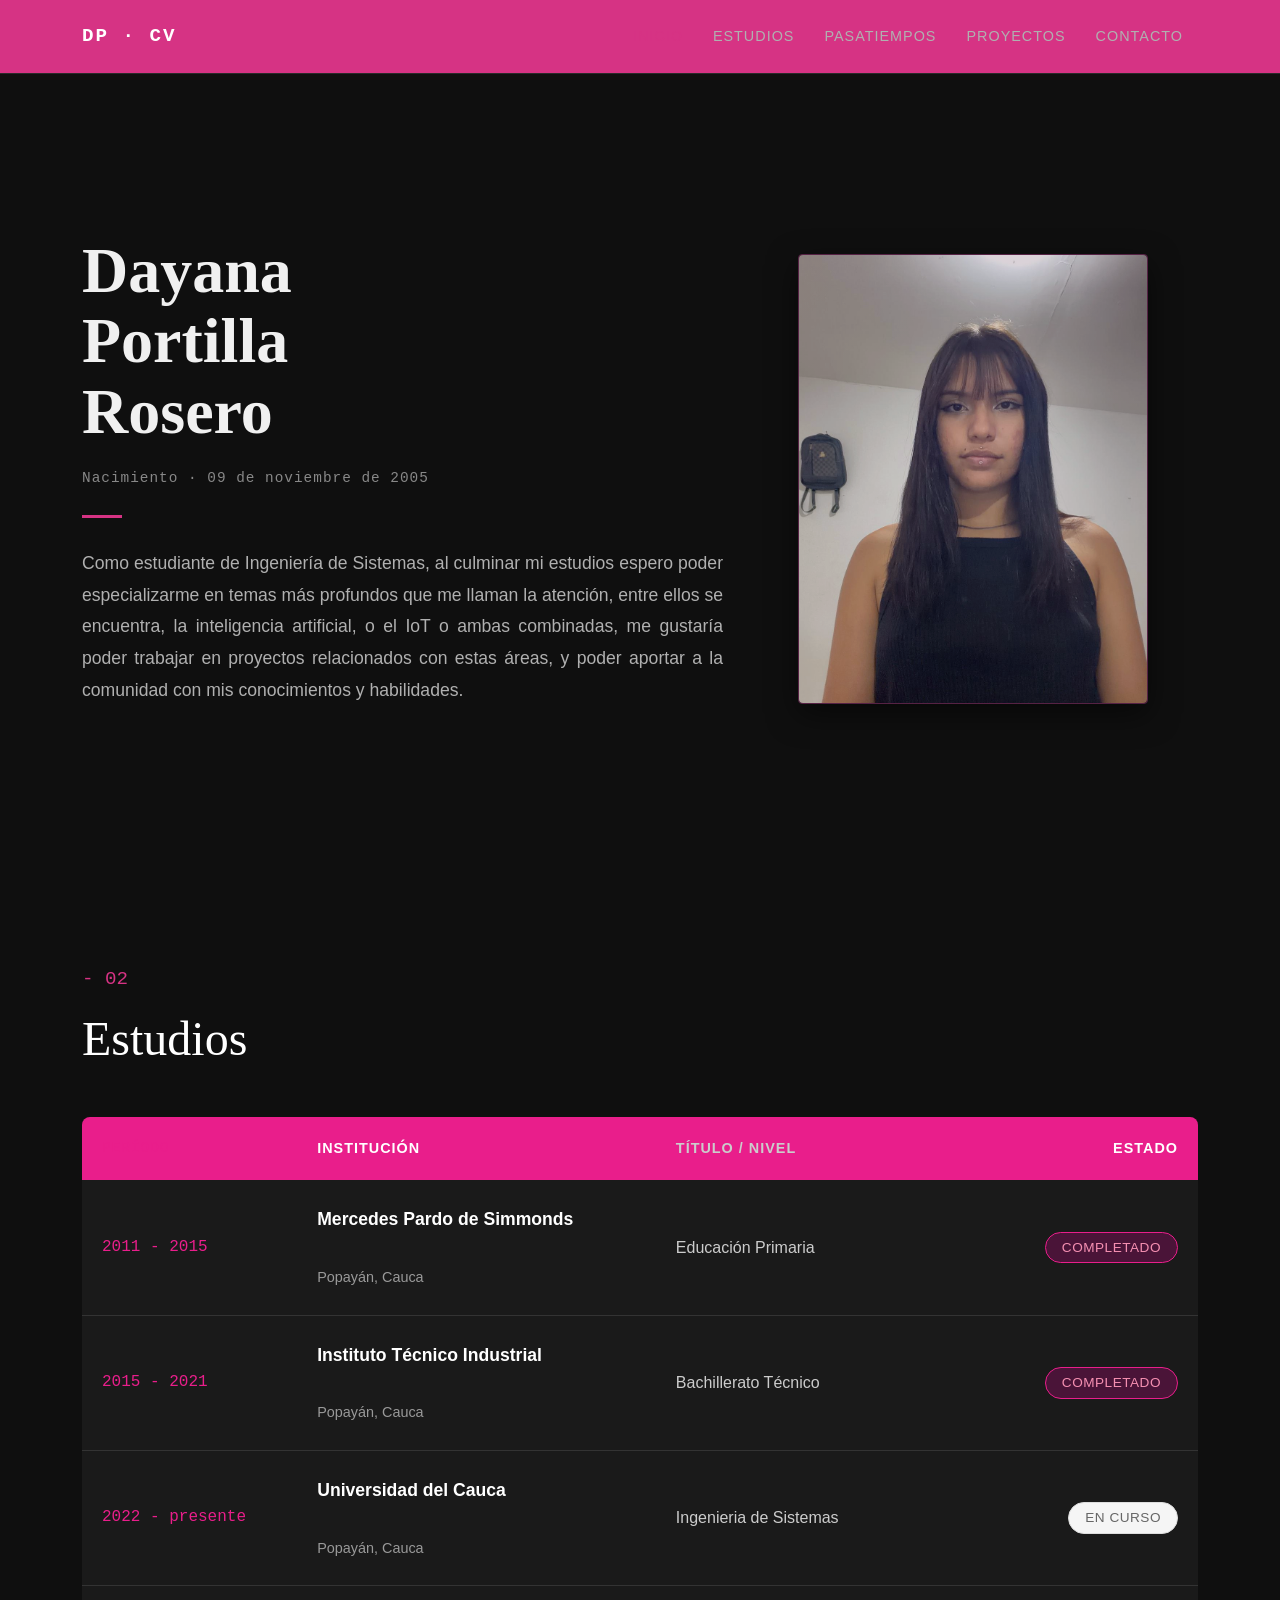
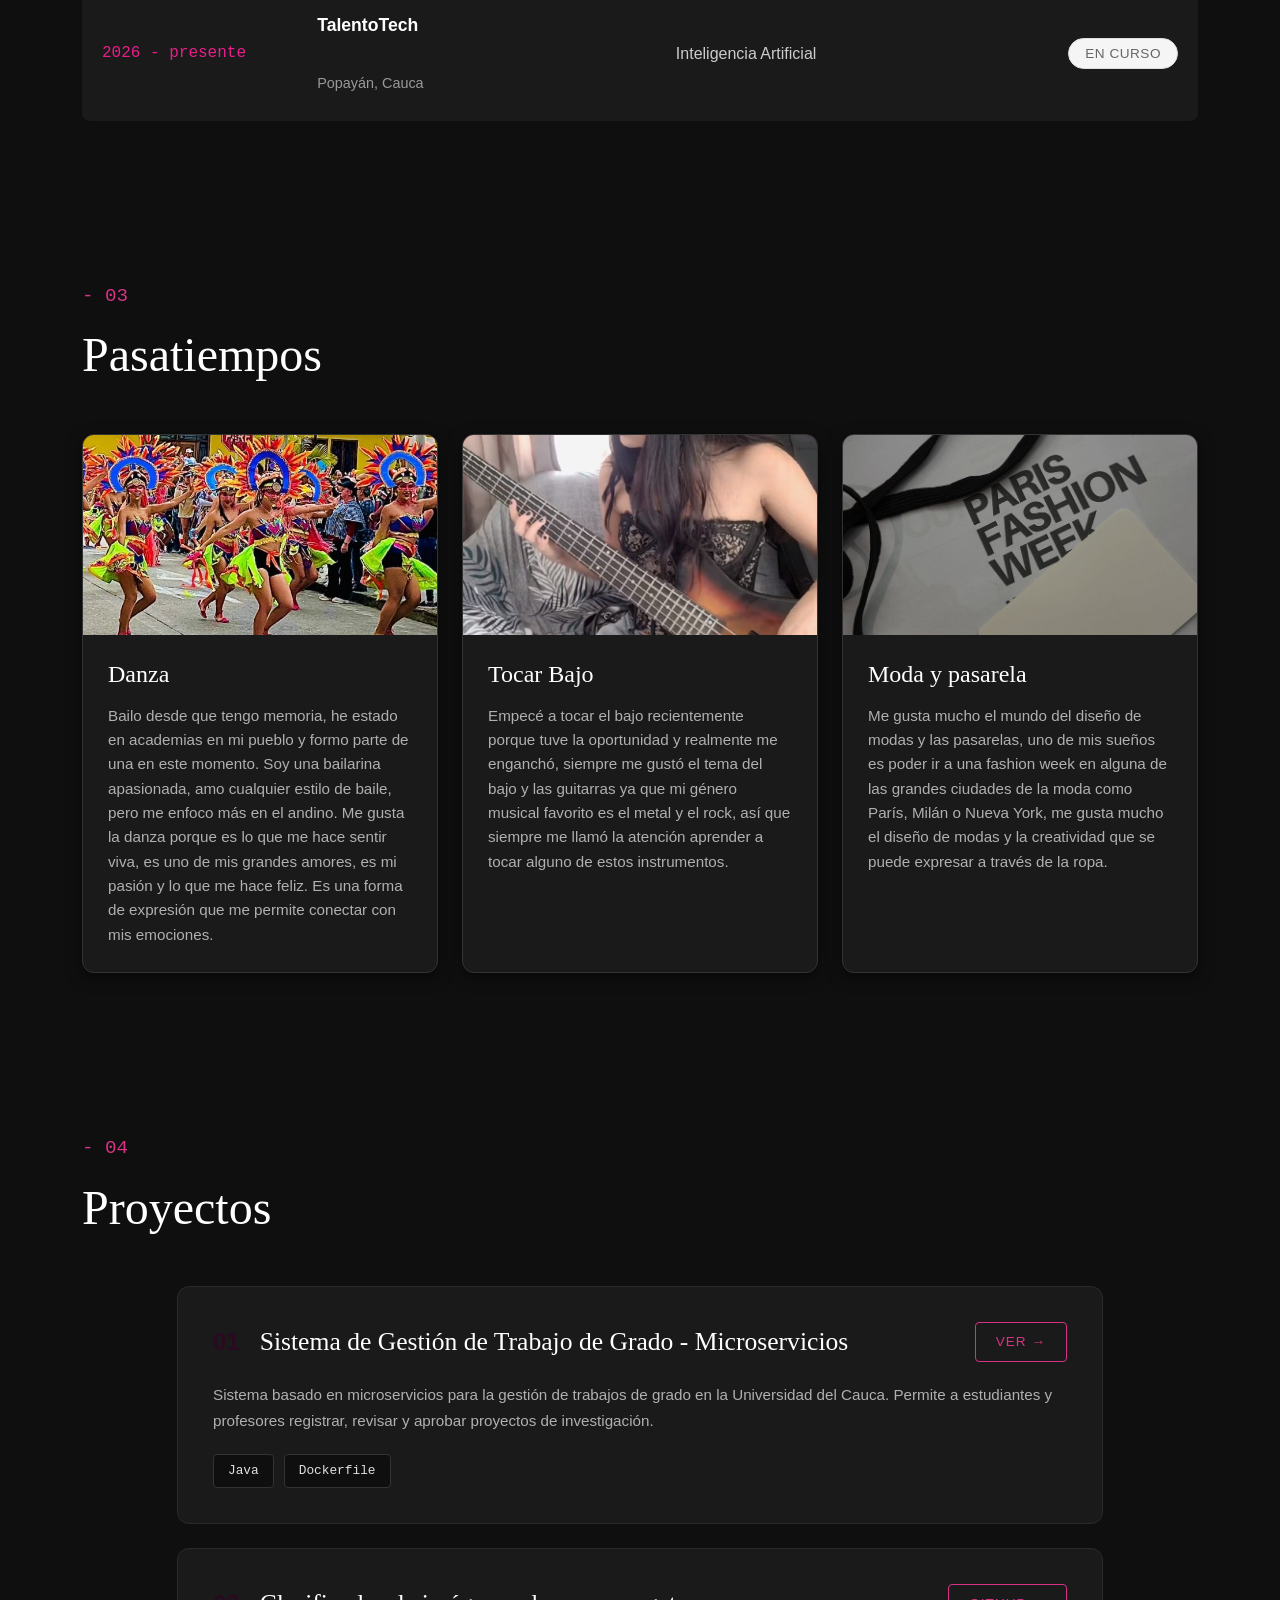
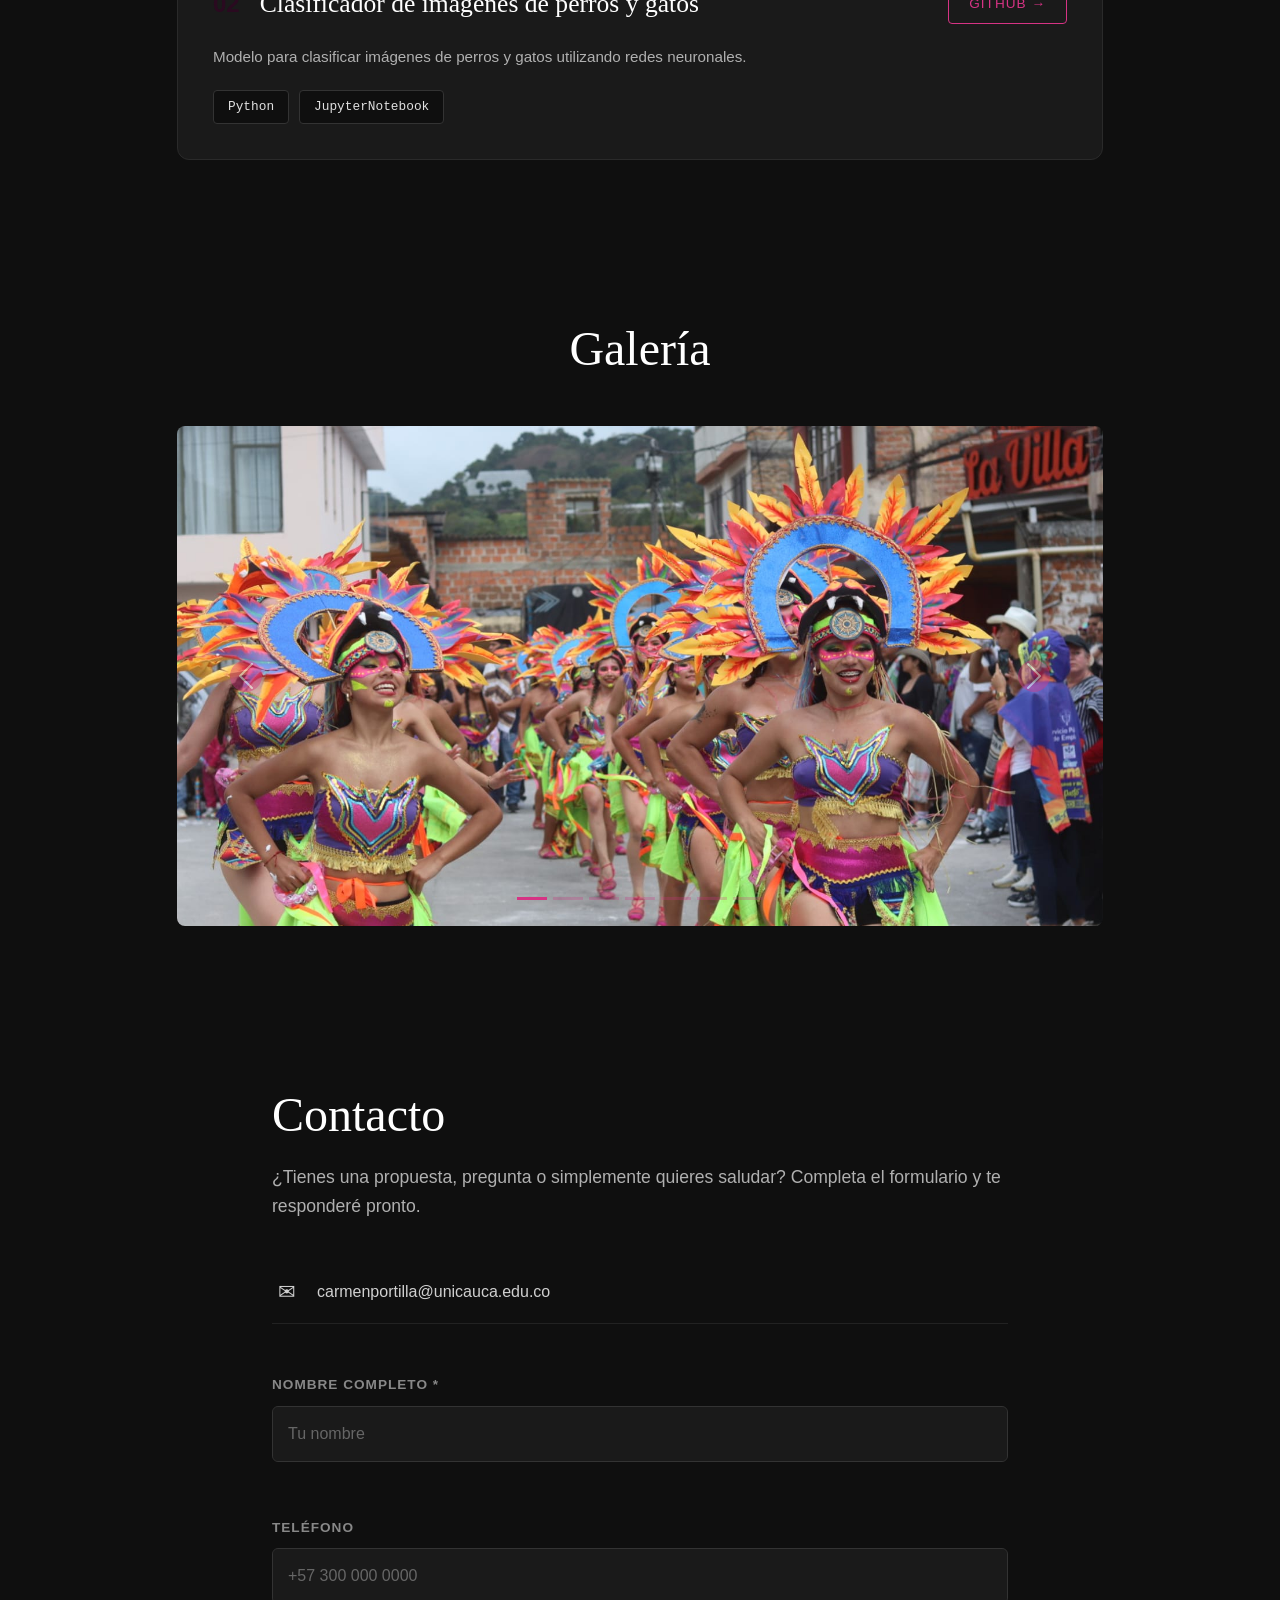
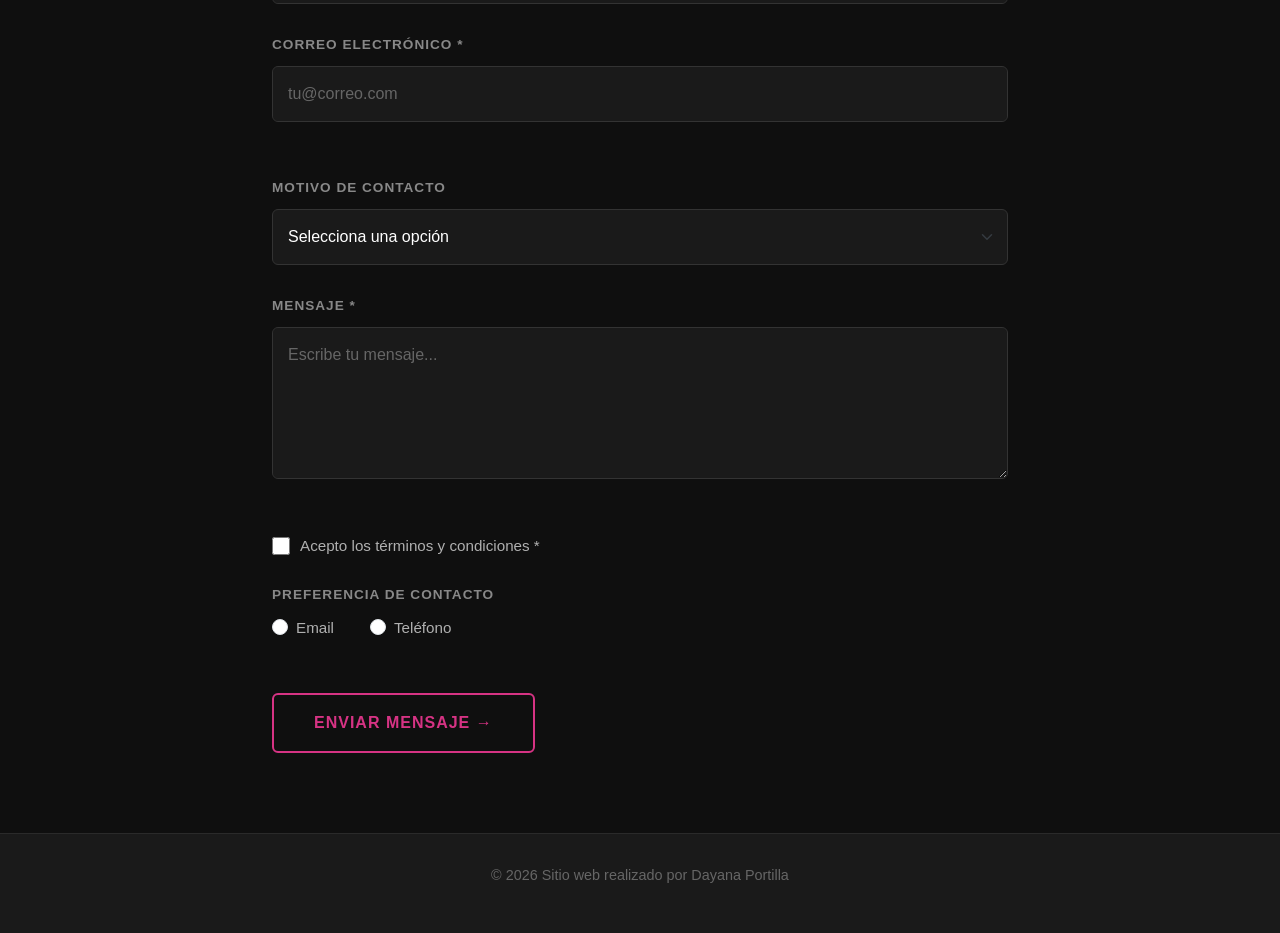
<file: con-framework/index.html>
<!DOCTYPE html>
<html lang="es">
<head>
    <meta charset="UTF-8">
    <meta name="viewport" content="width=device-width, initial-scale=1.0">
    <title>CV- Dayana Portilla</title>

    <link href="https://cdn.jsdelivr.net/npm/bootstrap@5.3.0/dist/css/bootstrap.min.css" rel="stylesheet">
  
    <link rel="stylesheet" href="styles.css">
</head>
<body>
  
  <nav class="navbar navbar-expand-lg sticky-top">
    <div class="container">
      <a class="navbar-brand" href="#">DP · CV</a>
      <button class="navbar-toggler" type="button" data-bs-toggle="collapse" data-bs-target="#navbarNav">
          <span class="navbar-toggler-icon"></span>
      </button>
      <div class="collapse navbar-collapse" id="navbarNav">
          <ul class="navbar-nav ms-auto">
              <li class="nav-item">
                  <a class="nav-link" href="#inicio">INICIO</a>
              </li>
              <li class="nav-item">
                  <a class="nav-link" href="#estudios">ESTUDIOS</a>
              </li>
              <li class="nav-item">
                  <a class="nav-link" href="#pasatiempos">PASATIEMPOS</a>
              </li>
              <li class="nav-item">
                  <a class="nav-link" href="#proyectos">PROYECTOS</a>
              </li>
              <li class="nav-item">
                  <a class="nav-link" href="#contacto">CONTACTO</a>
              </li>
          </ul>
      </div>
    </div>
  </nav>

<section id="inicio" class="section-py">
  <div class="container">
      <div class="row align-items-center">
          <div class="col-lg-7 mb-5 mb-lg-0">
              <h1 class="nombre-grande">
                  Dayana<br>Portilla<br>Rosero
              </h1>
              <p class="fecha-nacimiento">Nacimiento · 09 de noviembre de 2005</p>
              <div class="linea-decorativa"></div>
              <p class="expectativas">
                   Como estudiante de Ingeniería de Sistemas, al culminar mi estudios espero poder especializarme en temas más profundos que me 
                    llaman la atención, entre ellos se encuentra, la inteligencia artificial, o el IoT o ambas combinadas, me gustaría poder 
                    trabajar en proyectos relacionados con estas áreas, y poder aportar a la comunidad con mis conocimientos y habilidades.
                </p>
          </div>
          <div class="col-lg-5 text-center">
              <div class="marco-foto">
                  <div class="foto-perfil">
                      <img src="images/imagen-perfil.jpeg" alt="Mi foto" class="foto-perfil">
                  </div>
              </div>
          </div>
      </div>
  </div>
</section>


<section id="estudios" class="section-py">
  <div class="container">
    <div class="section-header">
        <span class="section-number">- 02</span>
        <h2>Estudios</h2>
    </div>
      
    <div class="tabla-estudios">
        <div class="tabla-header d-none d-md-grid">
            <div class="col-periodo">PERÍODO</div>
            <div class="col-institucion">INSTITUCIÓN</div>
            <div class="col-titulo">TÍTULO / NIVEL</div>
            <div class="col-estado">ESTADO</div>
        </div>
          
    <div class="tabla-row">
        <div class="col-periodo">2011 - 2015</div>
        <div class="col-institucion">
            <strong>Mercedes Pardo de Simmonds</strong><br>
            <span class="ubicacion">Popayán, Cauca</span>
        </div>
        <div class="col-titulo">Educación Primaria</div>
        <div class="col-estado">
            <span class="badge completado">Completado</span>
        </div>
    </div>
          
    <div class="tabla-row">
        <div class="col-periodo">2015 - 2021</div>
        <div class="col-institucion">
            <strong>Instituto Técnico Industrial</strong><br>
            <span class="ubicacion">Popayán, Cauca</span>
        </div>
        <div class="col-titulo">Bachillerato Técnico</div>
        <div class="col-estado">
            <span class="badge completado">Completado</span>
        </div>
    </div>
          
    <div class="tabla-row">
        <div class="col-periodo">2022 - presente</div>
        <div class="col-institucion">
            <strong>Universidad del Cauca</strong><br>
            <span class="ubicacion">Popayán, Cauca</span>
        </div>
        <div class="col-titulo">Ingenieria de Sistemas</div>
        <div class="col-estado">
            <span class="badge en-curso">En curso</span>
        </div>
    </div>
    <div class="tabla-row">
        <div class="col-periodo">2026 - presente</div>
        <div class="col-institucion">
            <strong>TalentoTech</strong><br>
            <span class="ubicacion">Popayán, Cauca</span>
        </div>
        <div class="col-titulo">Inteligencia Artificial</div>
        <div class="col-estado">
            <span class="badge en-curso">En curso</span>
        </div>
    </div>
      </div>
  </div>
</section>

<section id="pasatiempos" class="section-py">
  <div class="container">
    <div class="section-header">
        <span class="section-number">- 03</span>
        <h2>Pasatiempos</h2>
    </div>

  <div class="row g-4">
    <div class="col-md-6 col-lg-4">
      <div class="hobby-card h-100">
          <div class="card-image">
                <img src="images/hobby-danza.jpeg" alt="Danza" class="hobby-icon">
          </div>
          <div class="card-content">
                <h3>Danza</h3>
                <p>Bailo desde que tengo memoria, he estado en academias en mi pueblo y formo parte de una en este momento. Soy una bailarina apasionada, amo cualquier estilo de baile, pero me enfoco más en el andino. Me gusta la danza porque es lo que me hace sentir viva, es uno de mis grandes amores, es mi pasión 
                  y lo que me hace feliz. Es una forma de expresión que me permite conectar con mis emociones.</p>
          </div>
      </div>
  </div>

  <div class="col-md-6 col-lg-4">
    <div class="hobby-card h-100">
        <div class="card-image">
              <img src="images/hobby-bajo.jpeg" alt="Bajo" class="hobby-icon">
        </div>
        <div class="card-content">
              <h3>Tocar Bajo</h3>
              <p>Empecé a tocar el bajo recientemente porque tuve la oportunidad y realmente me enganchó, siempre me gustó el tema del bajo y las guitarras ya que mi género musical favorito es 
                el metal y el rock, así que siempre me llamó la atención aprender a tocar alguno de estos instrumentos.</p>
        </div>
    </div>
  </div>

  <div class="col-md-6 col-lg-4">
    <div class="hobby-card h-100">
                <div class="card-image">
                    <img src="images/hobby-moda.jpeg" alt="Moda" class="hobby-icon">
                </div>
                <div class="card-content">
                    <h3>Moda y pasarela</h3>
                    <p>Me gusta mucho el mundo del diseño de modas y las pasarelas, uno de mis sueños es poder ir a una fashion week en alguna de las grandes ciudades de la moda como París, Milán o Nueva York, me 
                      gusta mucho el diseño de modas y la creatividad que se puede expresar a través de la ropa.</p>
                </div>
        </div>
    </div>
    </div>
  </div>
</section>

<section id="proyectos" class="section-py">
  <div class="container">
    <div class="section-header">
        <span class="section-number">- 04</span>
        <h2>Proyectos</h2>
    </div>

    <div class="row g-4">
        <div class="col-lg-10 mx-auto">
          <div class="proyecto-card">
              <div class="proyecto-header">
                  <span class="proyecto-numero">01</span>
                  <h3>Sistema de Gestión de Trabajo de Grado - Microservicios</h3>
                  <a href="https://github.com/derlygomezvl/SOFWARE2-SEGUNDA-ENTREGA"  class="btn-ver">VER →</a>
              </div>
              <p class="proyecto-desc">
                    Sistema basado en microservicios para la gestión de trabajos de grado en la Universidad del Cauca. 
                    Permite a estudiantes y profesores registrar, revisar y aprobar proyectos de investigación.
              </p>
              <div class="proyecto-tags">
                  <span class="tag">Java</span>
                  <span class="tag">Dockerfile</span>
            </div>
            </div>
        </div>
    <div class="col-lg-10 mx-auto">
      <div class="proyecto-card">
          <div class="proyecto-header">
              <span class="proyecto-numero">02</span>
              <h3>Clasificador de imágenes de perros y gatos</h3>
              <a href="https://github.com/DayanapOrtilla/Clasificacion-Dataset-PerrosGatos" class="btn-github" target="_blank">GITHUB →</a>
          </div>
          <p class="proyecto-desc">
              Modelo para clasificar imágenes de perros y gatos utilizando redes neuronales.
          </p>
          <div class="proyecto-tags">
              <span class="tag">Python</span>
              <span class="tag">JupyterNotebook</span>
          </div>
        </div>
      </div>
    </div>
  </div>
</section>

<section id="carrusel" class="section-py">
  <div class="container">
    <h2 class="text-center mb-5">Galería</h2>
    <div class="row justify-content-center">
      <div class="col-lg-10">
        <div id="carouselGaleria" class="carousel slide" data-bs-ride="carousel" data-bs-interval="7000">
        <div class="carousel-indicators">
            <button type="button" data-bs-target="#carouselGaleria" data-bs-slide-to="0" class="active"></button>
            <button type="button" data-bs-target="#carouselGaleria" data-bs-slide-to="1"></button>
            <button type="button" data-bs-target="#carouselGaleria" data-bs-slide-to="2"></button>
            <button type="button" data-bs-target="#carouselGaleria" data-bs-slide-to="3"></button>
            <button type="button" data-bs-target="#carouselGaleria" data-bs-slide-to="4"></button>
            <button type="button" data-bs-target="#carouselGaleria" data-bs-slide-to  ="5"></button>
            <button type="button" data-bs-target="#carouselGaleria" data-bs-slide-to="6"></button>   
        </div>
        <div class="carousel-inner">
            <div class="carousel-item active">
                <img src="images/foto1.jpeg" class="d-block w-100 carousel-img" alt="Foto 1">
            </div>
            <div class="carousel-item">
                <img src="images/foto2.jpeg" class="d-block w-100 carousel-img" alt="Foto 2">
            </div>
            <div class="carousel-item">
                <img src="images/foto3.jpeg" class="d-block w-100 carousel-img" alt="Foto 3">
            </div>
            <div class="carousel-item">
                <img src="images/foto4.jpeg" class="d-block w-100 carousel-img" alt="Foto 4">
            </div>
            <div class="carousel-item">
                <img src="images/foto5.jpeg" class="d-block w-100 carousel-img" alt="Foto 5">
            </div>
              <div class="carousel-item">
                <img src="images/foto6.jpeg" class="d-block w-100 carousel-img" alt="Foto 6">
            </div>

        </div>
            <button class="carousel-control-prev" type="button" data-bs-target="#carouselGaleria" data-bs-slide="prev">
                <span class="carousel-control-prev-icon"></span>
            </button>
            <button class="carousel-control-next" type="button" data-bs-target="#carouselGaleria" data-bs-slide="next">
                <span class="carousel-control-next-icon"></span>
            </button>
                  
        </div>   
          </div>
      </div>
  </div>
</section>

<section id="contacto" class="section-py">
  <div class="container">
    <div class="row justify-content-center">
      <div class="col-lg-8">
        <div class="contacto-header">
          <h2>Contacto</h2>
          <p class="contacto-intro">
              ¿Tienes una propuesta, pregunta o simplemente quieres saludar? 
              Completa el formulario y te responderé pronto.
          </p>
        </div>

        <div class="contacto-info">
            <div class="info-item">
                <span class="info-icon">✉</span>
                <span>carmenportilla@unicauca.edu.co</span>
            </div>
        </div>

        <form id="contactForm" class="contacto-form" novalidate>
          <div class="form-group">
              <label for="nombre" class="form-label">NOMBRE COMPLETO *</label>
              <input type="text" id="nombre" name="nombre" class="form-control form-input" placeholder="Tu nombre">
              <span class="error-message" id="error-nombre"></span>
          </div>

          <div class="form-group">
              <label for="telefono" class="form-label">TELÉFONO</label>
              <input type="tel" id="telefono" name="telefono" class="form-control form-input" placeholder="+57 300 000 0000">
          </div>

          <div class="form-group">
              <label for="email" class="form-label">CORREO ELECTRÓNICO *</label>
              <input type="email" id="email" name="email" class="form-control form-input" placeholder="tu@correo.com">
              <span class="error-message" id="error-email"></span>
          </div>

          <div class="form-group">
            <label for="motivo" class="form-label">MOTIVO DE CONTACTO</label>
            <select id="motivo" name="motivo" class="form-select form-input">
                <option value="">Selecciona una opción</option>
                <option value="consulta">Consulta</option>
                <option value="proyecto">Proyecto</option>
                <option value="colaboracion">Colaboración</option>
                <option value="otro">Otro</option>
            </select>
          </div>

          <div class="form-group">
              <label for="mensaje" class="form-label">MENSAJE *</label>
              <textarea id="mensaje" name="mensaje" class="form-control form-input" rows="5" placeholder="Escribe tu mensaje..."></textarea>
              <span class="error-message" id="error-mensaje"></span>
          </div>

          <div class="form-group checkbox-group">
              <input type="checkbox" id="terminos" name="terminos">
              <label for="terminos" class="form-check-label">Acepto los términos y condiciones *</label>
              <span class="error-message" id="error-terminos"></span>
          </div>

          <div class="form-group">
              <label class="form-label">PREFERENCIA DE CONTACTO</label>
              <div class="radio-options">
                  <div class="form-check form-check-inline">
                      <input class="form-check-input" type="radio" name="contacto_pref" id="pref-email" value="email">
                      <label class="form-check-label" for="pref-email">Email</label>
                  </div>
                  <div class="form-check form-check-inline">
                      <input class="form-check-input" type="radio" name="contacto_pref" id="pref-telefono" value="telefono">
                      <label class="form-check-label" for="pref-telefono">Teléfono</label>
                  </div>
              </div>
          </div>

          <button type="submit" class="btn-enviar">ENVIAR MENSAJE →</button>
          <div id="formMessage"></div>
        </form>
      </div>
    </div>
  </div>
</section>

<footer>
    <div class="container">
        <p>© 2026 Sitio web realizado por Dayana Portilla</p>
    </div>
</footer>

<script src="https://cdn.jsdelivr.net/npm/bootstrap@5.3.0/dist/js/bootstrap.bundle.min.js"></script>
<script src="app.js"></script>
</body>
</html>
</file>
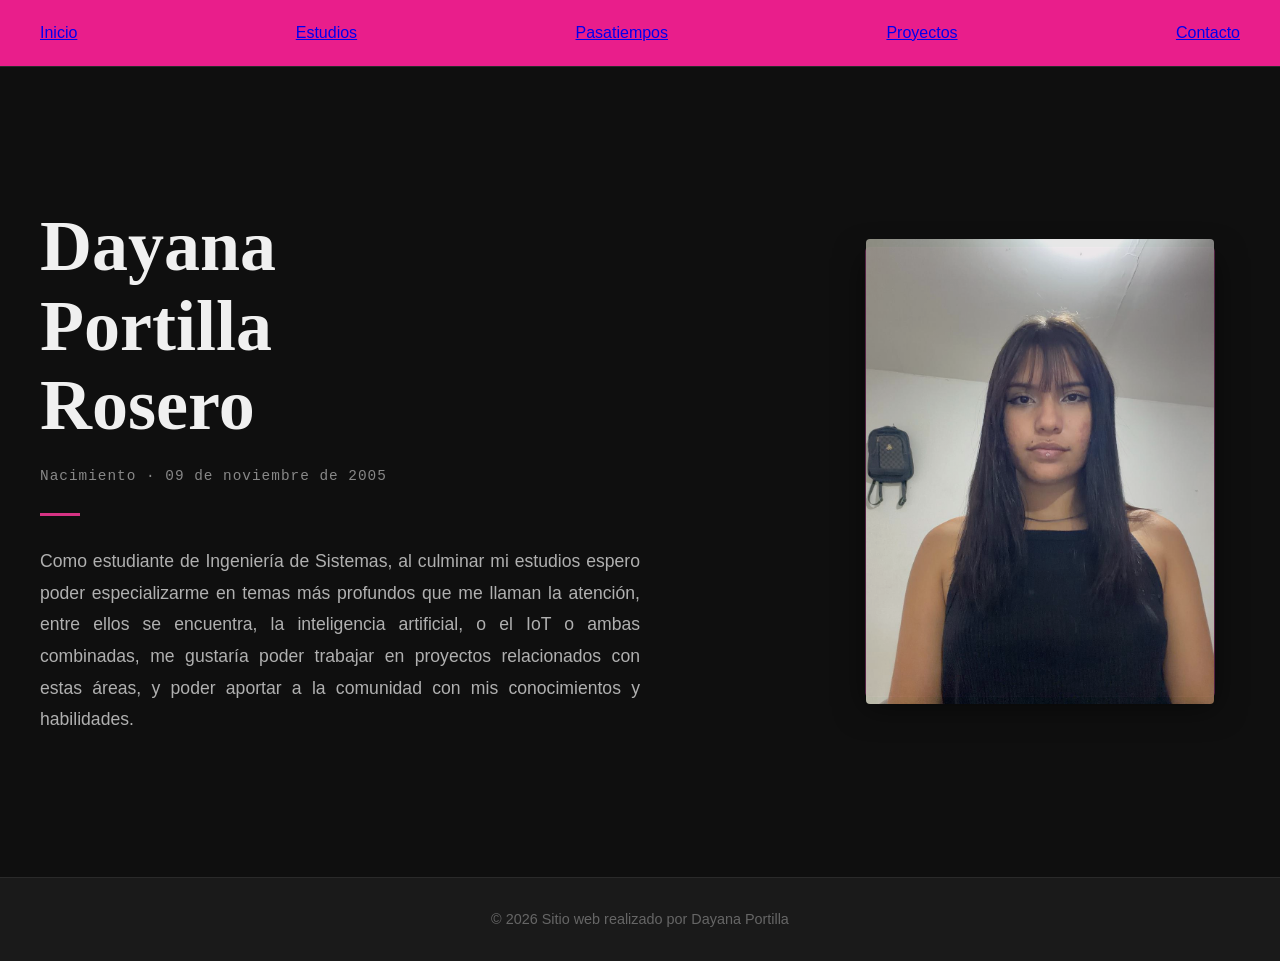
<file: sin-framework/index.html>
<!DOCTYPE html>
<html lang="es">
<head>
    <meta charset="UTF-8">
    <meta name="viewport" content="width=device-width, initial-scale=1.0">
    <title>CV - Dayana Portilla</title>
    <link rel="stylesheet" href="styles.css">
</head>
<body>

    <nav>
        <a href="index.html">Inicio</a>
        <a href="estudios.html">Estudios</a>
        <a href="pasatiempos.html">Pasatiempos</a>
        <a href="proyectos.html">Proyectos</a>
        <a href="contacto.html">Contacto</a>
    </nav>

    <section id="inicio">
        <div class="inicio-container">
            
            <div class="inicio-texto">
                <h1 class="nombre-grande">
                    Dayana<br>
                    Portilla<br>
                    Rosero
                </h1>
                
                <p class="fecha-nacimiento">Nacimiento · 09 de noviembre de 2005</p>
                
                <div class="linea-decorativa"></div>
                
                <p class="expectativas">
                    Como estudiante de Ingeniería de Sistemas, al culminar mi estudios espero poder especializarme en temas más profundos que me 
                    llaman la atención, entre ellos se encuentra, la inteligencia artificial, o el IoT o ambas combinadas, me gustaría poder 
                    trabajar en proyectos relacionados con estas áreas, y poder aportar a la comunidad con mis conocimientos y habilidades.
                </p>
            </div>

            <div class="inicio-imagen-container">
                <div class="marco-foto">
                    <div class="foto-placeholder">
                        <img src="images/imagen-perfil.jpeg" alt="Foto de perfil" class="foto-perfil">
                    </div>
                </div>
            </div>

        </div>
    </section>

  <footer class="site-footer">
    <p>© 2026 Sitio web realizado por Dayana Portilla</p>
  </footer>

  <script src="script.js"></script>
</body>
</html>
</file>
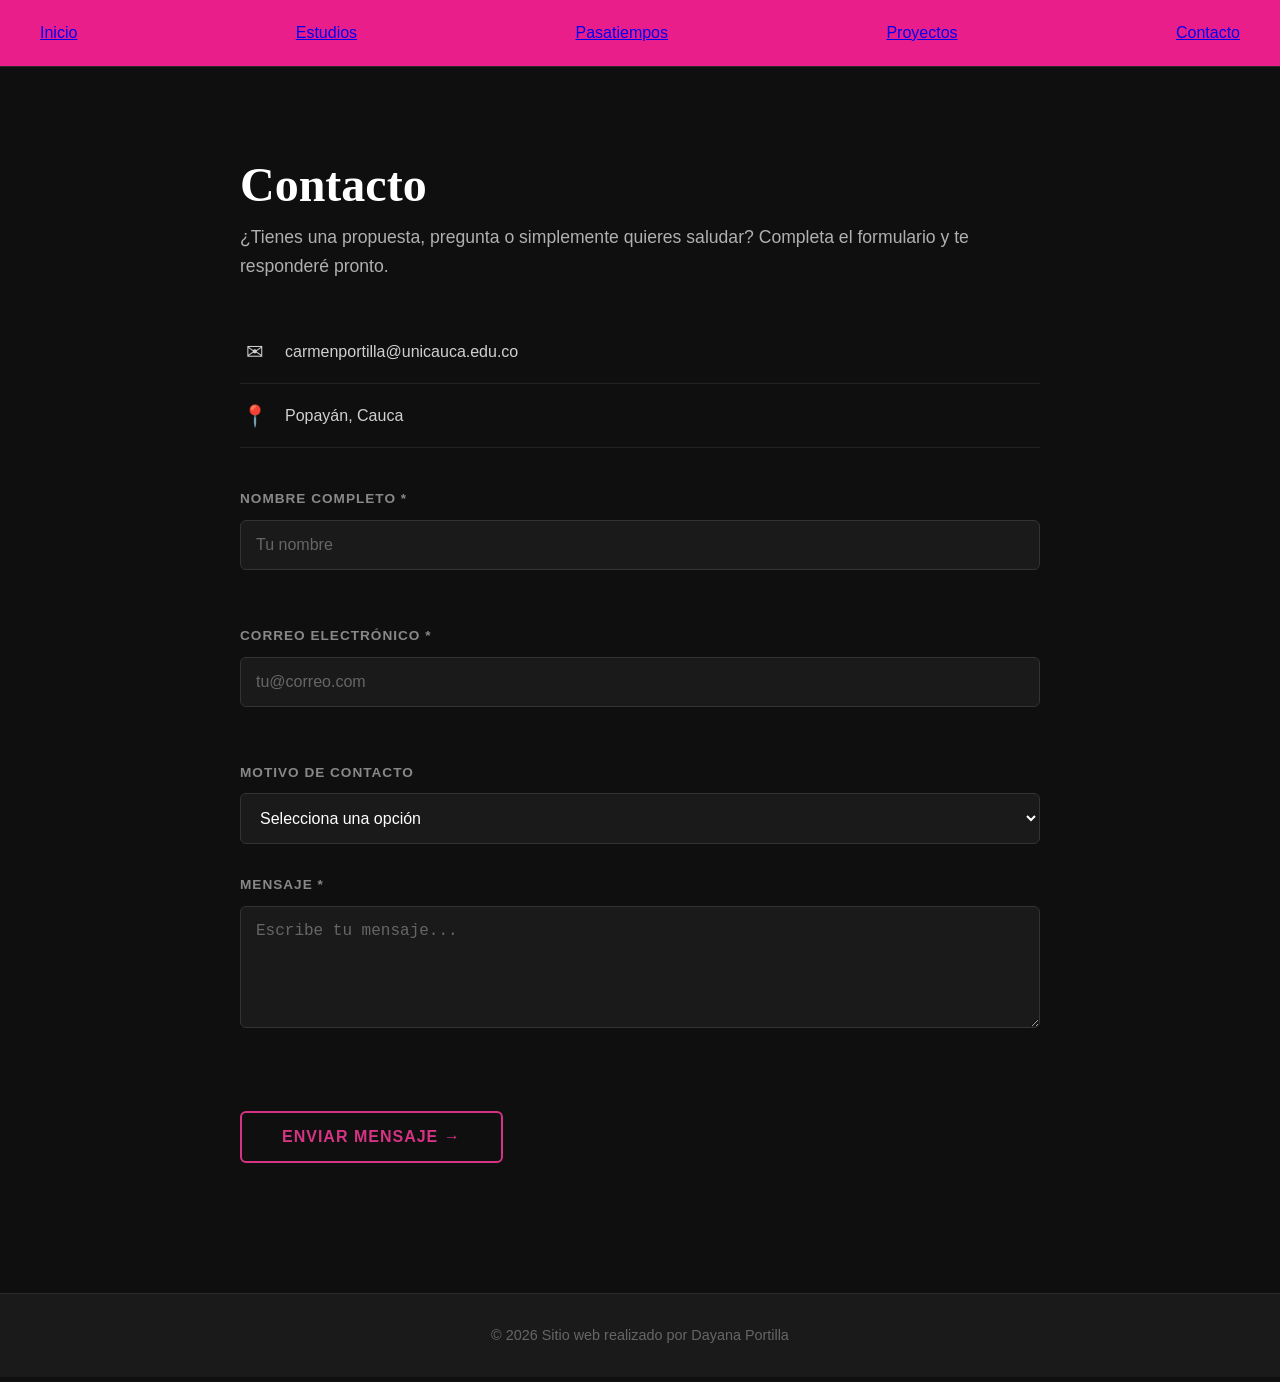
<file: sin-framework/contacto.html>
<!DOCTYPE html>
<html lang="es">
<head>
  <meta charset="UTF-8">
  <meta name="viewport" content="width=device-width, initial-scale=1.0">
  <title>Contacto - Dayana Portilla</title>
  <link rel="stylesheet" href="styles.css">
</head>
<body>
  <nav>
    <a href="index.html">Inicio</a>
    <a href="estudios.html">Estudios</a>
    <a href="pasatiempos.html">Pasatiempos</a>
    <a href="proyectos.html">Proyectos</a>
    <a href="contacto.html">Contacto</a>
  </nav>

  <section id="contacto">
    <div class="contacto-container">
      <div class="contacto-header">
        <h2>Contacto</h2>
        <p class="contacto-intro">¿Tienes una propuesta, pregunta o simplemente quieres saludar? Completa el formulario y te responderé pronto.</p>
      </div>

      <div class="contacto-info">
        <div class="info-item">
          <span class="info-icon">✉</span>
          <span>carmenportilla@unicauca.edu.co</span>
        </div>
        <div class="info-item">
          <span class="info-icon">📍</span>
          <span>Popayán, Cauca</span>
        </div>

        <form id="contactForm" class="contacto-form">
          <div class="form-group">
            <label for="nombre" class="form-label">NOMBRE COMPLETO *</label>
            <input type="text" id="nombre" name="nombre" class="form-input" placeholder="Tu nombre">
            <span class="error-message" id="error-nombre"></span>
          </div>

          <div class="form-group">
            <label for="email" class="form-label">CORREO ELECTRÓNICO *</label>
            <input type="email" id="email" name="email" class="form-input" placeholder="tu@correo.com">
            <span class="error-message" id="error-email"></span>
          </div>

          <div class="form-group">
            <label for="motivo" class="form-label">MOTIVO DE CONTACTO</label>
            <select id="motivo" name="motivo" class="form-input">
              <option value="">Selecciona una opción</option>
              <option value="consulta">Consulta</option>
              <option value="proyecto">Proyecto</option>
              <option value="colaboracion">Colaboración</option>
              <option value="otro">Otro</option>
            </select>
          </div>

          <div class="form-group">
            <label for="mensaje" class="form-label">MENSAJE *</label>
            <textarea id="mensaje" name="mensaje" class="form-input" rows="5" placeholder="Escribe tu mensaje..."></textarea>
            <span class="error-message" id="error-mensaje"></span>
          </div>

          <button type="submit" class="btn-enviar">ENVIAR MENSAJE →</button>
          <div id="formMessage"></div>
        </form>
      </div>
    </div>
  </section>

  <footer class="site-footer">
    <p>© 2026 Sitio web realizado por Dayana Portilla</p>
  </footer>

  <script src="script.js"></script>
</body>
</html>
</file>
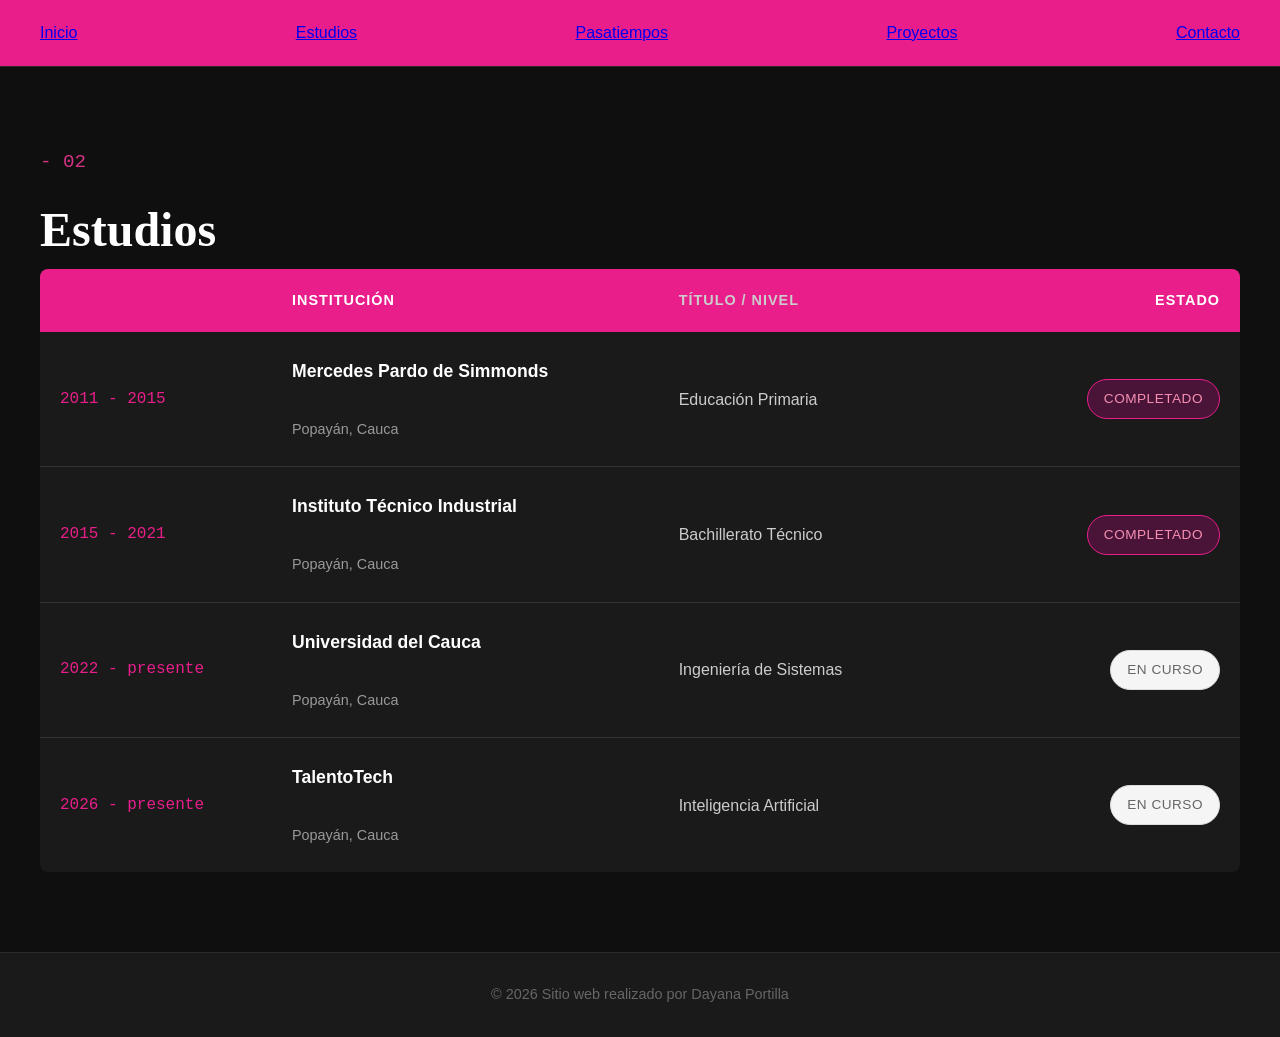
<file: sin-framework/estudios.html>
<!DOCTYPE html>
<html lang="es">
<head>
  <meta charset="UTF-8">
  <meta name="viewport" content="width=device-width, initial-scale=1.0">
  <title>Estudios - Dayana Portilla</title>
  <link rel="stylesheet" href="styles.css">
</head>
<body>
  <nav>
    <a href="index.html">Inicio</a>
    <a href="estudios.html">Estudios</a>
    <a href="pasatiempos.html">Pasatiempos</a>
    <a href="proyectos.html">Proyectos</a>
    <a href="contacto.html">Contacto</a>
  </nav>

  <section id="estudios">
    <span class="section-number">- 02</span>
    <h2>Estudios</h2>

    <div class="tabla-estudios">
      <div class="tabla-header">
        <div class="col-periodo">PERÍODO</div>
        <div class="col-institucion">INSTITUCIÓN</div>
        <div class="col-titulo">TÍTULO / NIVEL</div>
        <div class="col-estado">ESTADO</div>
      </div>

      <div class="tabla-row">
        <div class="col-periodo">2011 - 2015</div>
        <div class="col-institucion">
          <strong>Mercedes Pardo de Simmonds</strong><br>
          <span class="ubicacion">Popayán, Cauca</span>
        </div>
        <div class="col-titulo">Educación Primaria</div>
        <div class="col-estado">
          <span class="badge completado">Completado</span>
        </div>
      </div>

      <div class="tabla-row">
        <div class="col-periodo">2015 - 2021</div>
        <div class="col-institucion">
          <strong>Instituto Técnico Industrial</strong><br>
          <span class="ubicacion">Popayán, Cauca</span>
        </div>
        <div class="col-titulo">Bachillerato Técnico</div>
        <div class="col-estado">
          <span class="badge completado">Completado</span>
        </div>
      </div>

      <div class="tabla-row">
        <div class="col-periodo">2022 - presente</div>
        <div class="col-institucion">
          <strong>Universidad del Cauca</strong><br>
          <span class="ubicacion">Popayán, Cauca</span>
        </div>
        <div class="col-titulo">Ingeniería de Sistemas</div>
        <div class="col-estado">
          <span class="badge en-curso">En curso</span>
        </div>
      </div>
      
       <div class="tabla-row">
        <div class="col-periodo">2026 - presente</div>
        <div class="col-institucion">
            <strong>TalentoTech</strong><br>
            <span class="ubicacion">Popayán, Cauca</span>
        </div>
        <div class="col-titulo">Inteligencia Artificial</div>
        <div class="col-estado">
            <span class="badge en-curso">En curso</span>
        </div>
    </div>
    </div>
  </section>

  <footer class="site-footer">
    <p>© 2026 Sitio web realizado por Dayana Portilla</p>
  </footer>

  <script src="script.js"></script>
</body>
</html>
</file>
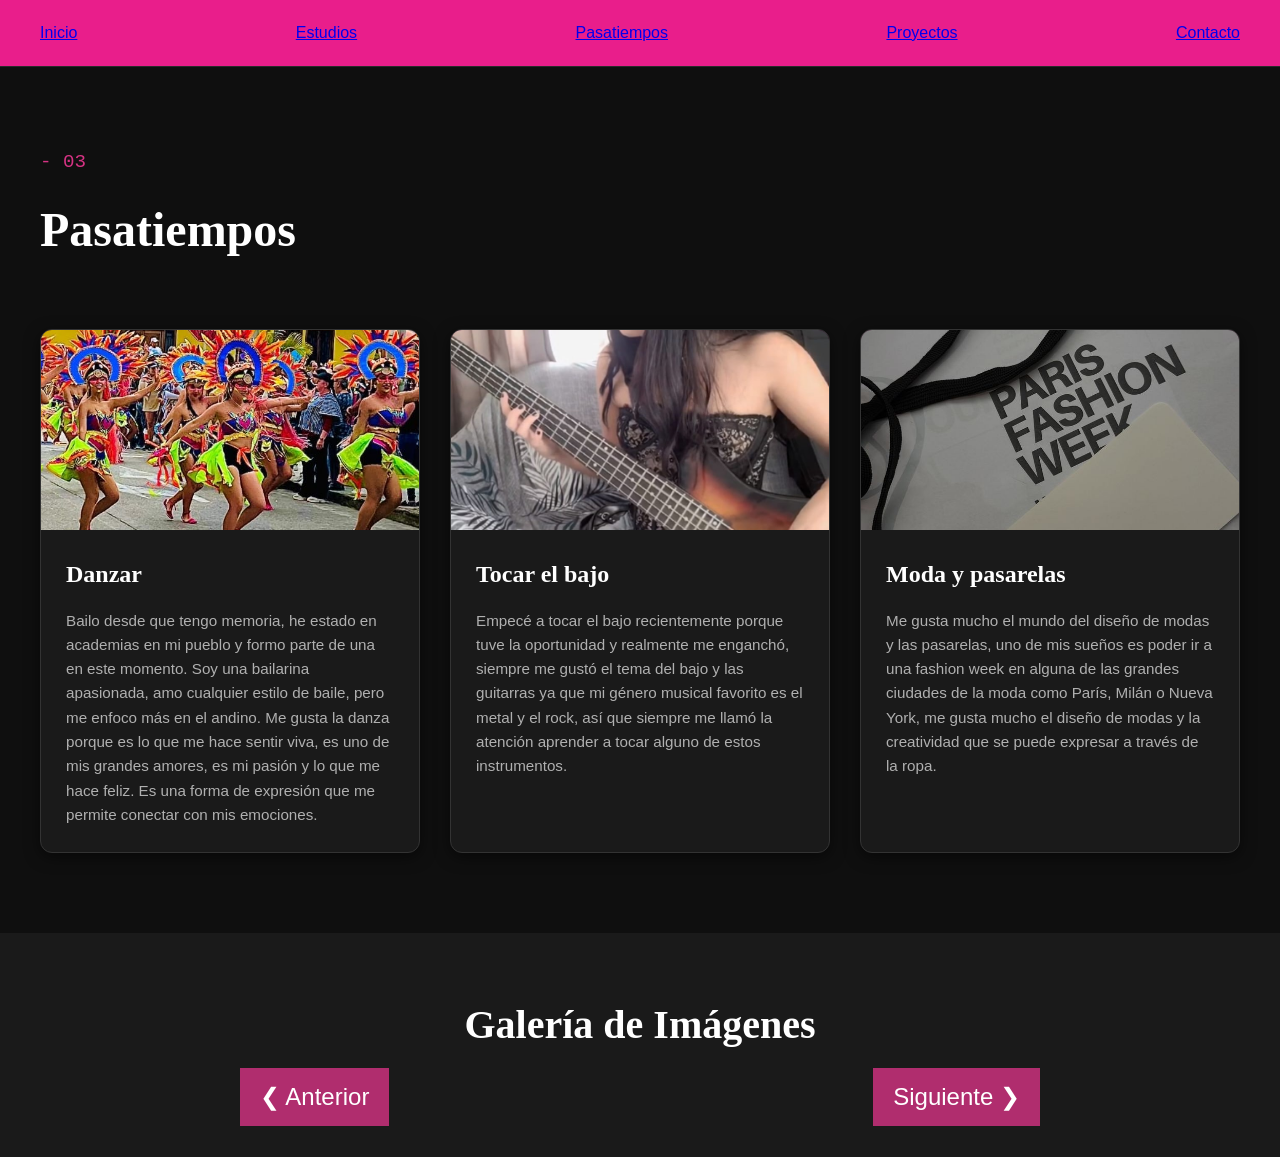
<file: sin-framework/pasatiempos.html>
<!DOCTYPE html>
<html lang="es">
<head>
  <meta charset="UTF-8">
  <meta name="viewport" content="width=device-width, initial-scale=1.0">
  <title>Pasatiempos - Dayana Portilla</title>
  <link rel="stylesheet" href="styles.css">
</head>
<body>
  <nav>
    <a href="index.html">Inicio</a>
    <a href="estudios.html">Estudios</a>
    <a href="pasatiempos.html">Pasatiempos</a>
    <a href="proyectos.html">Proyectos</a>
    <a href="contacto.html">Contacto</a>
  </nav>

  <section id="pasatiempos">
    <div class="section-header">
      <span class="section-number">- 03</span>
      <h2>Pasatiempos</h2>
    </div>

    <div class="hobbies-grid">
      <div class="hobby-card">
        <div class="card-image">
          <img src="images/hobby-danza.jpeg" alt="Danza" class="hobby-icon">
        </div>
        <div class="card-content">
          <h3>Danzar</h3>
          <p>Bailo desde que tengo memoria, he estado en academias en mi pueblo y formo parte de una en este momento. Soy una bailarina apasionada, amo cualquier estilo de baile, pero me enfoco más en el andino. Me gusta la danza porque es lo que me hace sentir viva, es uno de mis grandes amores, es mi pasión y lo que me hace feliz. Es una forma de expresión que me permite conectar con mis emociones.</p>
        </div>
      </div>

      <div class="hobby-card">
        <div class="card-image">
          <img src="images/hobby-bajo.jpeg" alt="Bajo" class="hobby-icon">
        </div>
        <div class="card-content">
          <h3>Tocar el bajo</h3>
          <p>Empecé a tocar el bajo recientemente porque tuve la oportunidad y realmente me enganchó, siempre me gustó el tema del bajo y las guitarras ya que mi género musical favorito es el metal y el rock, así que siempre me llamó la atención aprender a tocar alguno de estos instrumentos.</p>
        </div>
      </div>

      <div class="hobby-card">
        <div class="card-image">
          <img src="images/hobby-moda.jpeg" alt="Moda" class="hobby-icon">
        </div>
        <div class="card-content">
          <h3>Moda y pasarelas</h3>
          <p>Me gusta mucho el mundo del diseño de modas y las pasarelas, uno de mis sueños es poder ir a una fashion week en alguna de las grandes ciudades de la moda como París, Milán o Nueva York, me gusta mucho el diseño de modas y la creatividad que se puede expresar a través de la ropa.</p>
        </div>
      </div>
    </div>
  </section>

    <section id="carrusel">
      <h2>Galería de Imágenes</h2>
      <div class="carousel-container">
        <div class="carousel">
          <img src="images/foto1.jpeg" class="carousel-item " alt="Foto 1">
          <img src="images/foto2.jpeg" class="carousel-item" alt="Foto 2">
          <img src="images/foto3.jpeg" class="carousel-item" alt="Foto 3">
          <img src="images/foto4.jpeg" class="carousel-item" alt="Foto 4">
          <img src="images/foto5.jpeg" class="carousel-item" alt="Foto 5">
          <img src="images/foto6.jpeg" class="carousel-item" alt="Foto 6">
        </div>
        <button type="button" class="carousel-btn prev" onclick="prevSlide()">❮ Anterior </button>
        <button type="button" class="carousel-btn next" onclick="nextSlide()"> Siguiente ❯</button>
      </div>
    </section>

  </footer>

  <script src="script.js"></script>
</body>
</html>
</file>
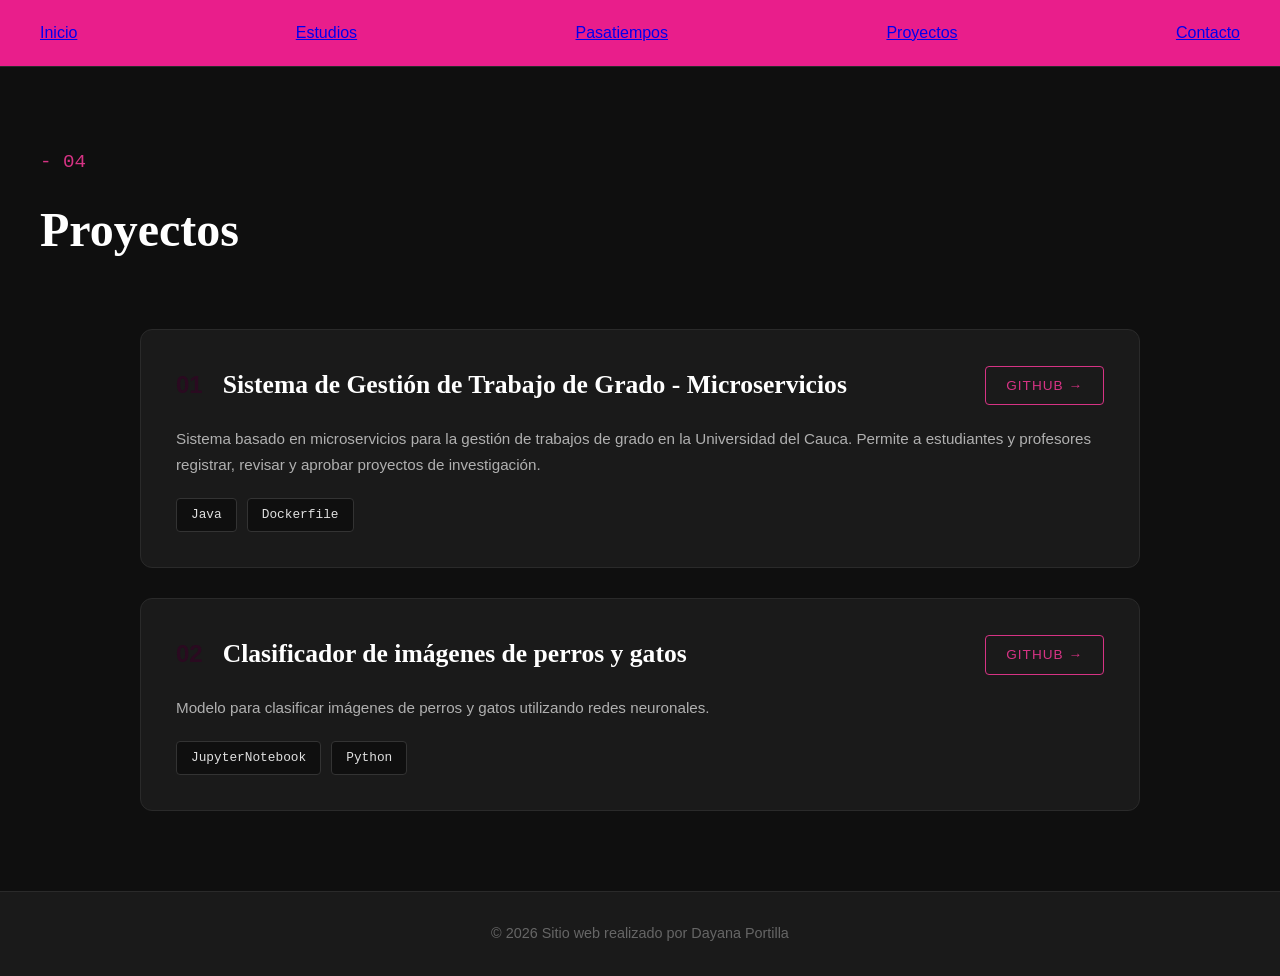
<file: sin-framework/proyectos.html>
<!DOCTYPE html>
<html lang="es">
<head>
  <meta charset="UTF-8">
  <meta name="viewport" content="width=device-width, initial-scale=1.0">
  <title>Proyectos - Dayana Portilla</title>
  <link rel="stylesheet" href="styles.css">
</head>
<body>
  <nav>
    <a href="index.html">Inicio</a>
    <a href="estudios.html">Estudios</a>
    <a href="pasatiempos.html">Pasatiempos</a>
    <a href="proyectos.html">Proyectos</a>
    <a href="contacto.html">Contacto</a>
  </nav>

  <section id="proyectos">
    <div class="section-header">
      <span class="section-number">- 04</span>
      <h2>Proyectos</h2>
    </div>

    <div class="proyectos-container">
      <div class="proyecto-card">
        <div class="proyecto-header">
          <span class="proyecto-numero">01</span>
          <h3>Sistema de Gestión de Trabajo de Grado - Microservicios</h3>
          <a href="https://github.com/derlygomezvl/SOFWARE2-SEGUNDA-ENTREGA" class="btn-github" target="_blank">GITHUB →</a>
        </div>
        <p class="proyecto-desc">Sistema basado en microservicios para la gestión de trabajos de grado en la Universidad del Cauca. Permite a estudiantes y profesores registrar, revisar y aprobar proyectos de investigación.</p>
        <div class="proyecto-tags">
          <span class="tag">Java</span>
          <span class="tag">Dockerfile</span>
        </div>
      </div>

      <div class="proyecto-card">
        <div class="proyecto-header">
          <span class="proyecto-numero">02</span>
          <h3>Clasificador de imágenes de perros y gatos</h3>
          <a href="https://github.com/DayanapOrtilla/Clasificacion-Dataset-PerrosGatos" class="btn-github" target="_blank">GITHUB →</a>
        </div>
        <p class="proyecto-desc">Modelo para clasificar imágenes de perros y gatos utilizando redes neuronales.</p>
        <div class="proyecto-tags">
          <span class="tag">JupyterNotebook</span>
          <span class="tag">Python</span>
        </div>
      </div>
    </div>
  </section>

  <footer class="site-footer">
    <p>© 2026 Sitio web realizado por Dayana Portilla</p>
  </footer>

  <script src="script.js"></script>
</body>
</html>
</file>
<file: con-framework/styles.css>
:root {
    --color-primario: #d63384;
    --color-secundario: #e91e8b;
    --color-fondo: #0f0f0f;
    --color-tarjeta: #1a1a1a;
    --color-texto: #e0e0e0;
    --color-texto-muted: #b0b0b0;
}

/* Body */
body {
    background-color: var(--color-fondo);
    color: var(--color-texto);
    font-family: 'Arial', sans-serif;
    line-height: 1.6;
}

/* NAVBAR */

.navbar {
    background-color: var(--color-primario) !important;
    border-bottom: 1px solid #2a2a2a;
    padding: 15px 0;
}

.navbar-brand {
    font-family: 'Courier New', monospace;
    font-size: 1.2rem;
    font-weight: bold;
    letter-spacing: 2px;
    color: #fff !important;
}

.navbar-toggler {
    border-color: rgba(255,255,255,0.5);
}


.nav-link {
    color: #b0b0b0 !important;
    font-size: 0.9rem;
    letter-spacing: 1px;
    text-transform: uppercase;
    transition: color 0.3s;
    padding: 10px 15px !important;
}

.nav-link:hover,
.nav-link.active {
    color: var(--color-primario) !important;
}


.section-py {
    padding: 80px 0;
}

section {
    scroll-margin-top: 80px;
}

.section-header {
    margin-bottom: 50px;
}

.section-number {
    color: var(--color-primario);
    font-family: 'Courier New', monospace;
    font-size: 1.2rem;
    display: block;
    margin-bottom: 15px;
}

section h2 {
    font-family: 'Georgia', serif;
    font-size: 3rem;
    color: #fff;
    margin: 0;
}

/* INICIO */

#inicio {
    min-height: 90vh;
    display: flex;
    align-items: center;
}

.nombre-grande {
    font-family: 'Georgia', serif;
    font-size: 4rem;
    line-height: 1.1;
    margin-bottom: 20px;
    color: #f0f0f0;
    font-weight: 700;
}

.fecha-nacimiento {
    font-family: 'Courier New', monospace;
    font-size: 0.9rem;
    color: #888;
    margin-bottom: 25px;
    letter-spacing: 1px;
}

.linea-decorativa {
    width: 40px;
    height: 3px;
    background-color: var(--color-primario);
    margin-bottom: 30px;
}

.expectativas {
    font-size: 1.1rem;
    line-height: 1.8;
    color: var(--color-texto-muted);
    text-align: justify;
}

.marco-foto {
    width: 350px;
    height: 450px;
    background: linear-gradient(135deg, #4a1438 0%, #2a0a20 100%);
    border-radius: 4px;
    display: flex;
    align-items: center;
    justify-content: center;
    margin: 0 auto;
    box-shadow: 0 10px 30px rgba(0,0,0,0.5);
    border: 1px solid #552244;
}

.foto-perfil {
    width: 100%;
    height: 100%;
    object-fit: cover;
    border-radius: 4px;
    opacity: 0.9;
}


/*TABLA ESTUDIOS */

.tabla-estudios {
    background: var(--color-tarjeta);
    border-radius: 8px;
    overflow: hidden;
}

.tabla-header {
    background: var(--color-secundario);
    color: #fff;
    display: grid;
    grid-template-columns: 1.5fr 2.5fr 2fr 1.5fr;
    padding: 20px;
    font-weight: bold;
    text-transform: uppercase;
    font-size: 0.9rem;
    letter-spacing: 1px;
}

.tabla-row {
    display: grid;
    grid-template-columns: 1.5fr 2.5fr 2fr 1.5fr;
    padding: 25px 20px;
    border-bottom: 1px solid #333;
    align-items: center;
    transition: background 0.3s;
}

.tabla-row:hover {
    background: #252525;
}

.tabla-row:last-child {
    border-bottom: none;
}

.col-periodo {
    color: var(--color-secundario);
    font-weight: 500;
    font-family: 'Courier New', monospace;
}

.col-institucion strong {
    color: #fff;
    font-size: 1.1rem;
    display: block;
    margin-bottom: 5px;
}

.ubicacion {
    color: #999;
    font-size: 0.9rem;
}

.col-titulo {
    color: #ccc;
}

.col-estado {
    text-align: right;
}

.badge {
    display: inline-block;
    padding: 8px 16px;
    border-radius: 20px;
    font-size: 0.85rem;
    font-weight: 500;
    text-transform: uppercase;
    letter-spacing: 0.5px;
    border: 1px solid;
}

.badge.completado,
.badge.graduado {
    background: #4a1438;
    color: #f48fb1;
    border-color: var(--color-secundario);
}

.badge.en-curso {
    background: #f5f5f5;
    color: #666;
    border-color: #ddd;
}

/* Responsive tabla */
@media (max-width: 768px) {
    .tabla-header {
        display: none;
    }
    
    .tabla-row {
        grid-template-columns: 1fr;
        gap: 10px;
        background: #252525;
        margin-bottom: 15px;
        border-radius: 8px;
        padding: 20px;
    }
    
    .col-estado {
        text-align: left;
        margin-top: 10px;
    }
}

/*  PASATIEMPOS */

.hobby-card {
    background-color: var(--color-tarjeta);
    border-radius: 12px;
    overflow: hidden;
    box-shadow: 0 4px 15px rgba(0,0,0,0.5);
    transition: transform 0.3s ease, border-color 0.3s ease;
    border: 1px solid #333;
    height: 100%;
}

.hobby-card:hover {
    transform: translateY(-5px);
    border-color: var(--color-primario);
}

.card-image {
  background: linear-gradient(135deg, #4a1438 0%, #2a0a20 100%);
  height: 200px;
  display: flex;
  align-items: center;
  justify-content: center;
  padding: 0; 
  overflow: hidden; 
}

.card-image img {
  width: 100%;
  height: 100%;
  object-fit: cover; 
  display: block;
}

.hobby-icon {
    width: 80px;
    height: 80px;
    object-fit: contain;
    filter: drop-shadow(0 0 10px rgba(255,255,255,0.2));
}


.card-content {
    padding: 25px;
}

.card-content h3 {
    font-family: 'Georgia', serif;
    font-size: 1.5rem;
    margin-top: 0;
    margin-bottom: 15px;
    color: #fff;
}

.card-content p {
    font-size: 0.95rem;
    line-height: 1.6;
    color: var(--color-texto-muted);
    margin: 0;
}

/* PROYECTOS */

.proyecto-card {
    background-color: var(--color-tarjeta);
    border: 1px solid #2a2a2a;
    border-radius: 12px;
    padding: 35px;
    transition: all 0.3s ease;
}

.proyecto-card:hover {
    border-color: var(--color-primario);
    transform: translateX(5px);
    box-shadow: 0 5px 20px rgba(214, 51, 132, 0.2);
}

.proyecto-header {
    display: flex;
    align-items: center;
    gap: 20px;
    margin-bottom: 20px;
    flex-wrap: wrap;
}

.proyecto-numero {
    font-size: 1.5rem;
    color: #2a0a20;
    font-weight: bold;
}

.proyecto-header h3 {
    flex: 1;
    margin: 0;
    font-size: 1.6rem;
    color: #fff;
    font-family: 'Georgia', serif;
}

.btn-ver,
.btn-github {
    display: inline-block;
    padding: 8px 20px;
    border: 1px solid var(--color-primario);
    color: var(--color-primario);
    text-decoration: none;
    border-radius: 4px;
    font-size: 0.85rem;
    font-family: 'Arial', sans-serif;
    transition: all 0.3s;
    text-transform: uppercase;
    letter-spacing: 1px;
}

.btn-ver:hover,
.btn-github:hover {
    background-color: var(--color-primario);
    color: #fff;
}

.proyecto-desc {
    font-size: 0.95rem;
    line-height: 1.7;
    color: var(--color-texto-muted);
    margin-bottom: 20px;
}

.proyecto-tags {
    display: flex;
    gap: 10px;
    flex-wrap: wrap;
}

.tag {
    background-color: var(--color-fondo);
    color: var(--color-texto);
    padding: 6px 14px;
    border-radius: 4px;
    font-size: 0.8rem;
    font-family: 'Courier New', monospace;
    border: 1px solid #333;
}

.tag:hover {
    border-color: var(--color-primario);
    color: var(--color-primario);
}

/* CARRUSEL */

.carousel-img {
    max-height: 500px;
    object-fit: cover;
    border-radius: 8px;
}

.carousel-control-prev-icon,
.carousel-control-next-icon {
    background-color: rgba(214, 51, 132, 0.8);
    border-radius: 50%;
    padding: 15px;
}

.carousel-control-prev:hover .carousel-control-prev-icon,
.carousel-control-next:hover .carousel-control-next-icon {
    background-color: rgba(214, 51, 132, 1);
}

.carousel-indicators [data-bs-target] {
    background-color: rgba(214, 51, 132, 0.5);
}

.carousel-indicators .active {
    background-color: #d63384;
}

/*CONTACTO*/

.contacto-header h2 {
    font-size: 3rem;
    margin-bottom: 20px;
    color: #fff;
}

.contacto-intro {
    font-size: 1.1rem;
    line-height: 1.6;
    color: var(--color-texto-muted);
    margin-bottom: 40px;
}

.contacto-info {
    margin-bottom: 50px;
}

.info-item {
    display: flex;
    align-items: center;
    gap: 15px;
    padding: 15px 0;
    font-size: 1rem;
    color: #d0d0d0;
    border-bottom: 1px solid #222;
}

.info-icon {
    font-size: 1.3rem;
    width: 30px;
    text-align: center;
}

/* Formulario */
.contacto-form {
    margin-top: 40px;
}

.form-group {
    margin-bottom: 30px;
}

.form-label {
    display: block;
    font-size: 0.85rem;
    font-weight: 600;
    letter-spacing: 1px;
    color: #888;
    margin-bottom: 10px;
    text-transform: uppercase;
}

.form-input,
.form-control,
.form-select {
    background-color: var(--color-tarjeta);
    border: 1px solid #333;
    color: #fff;
    padding: 15px;
    font-size: 1rem;
}

.form-input:focus,
.form-control:focus,
.form-select:focus {
    background-color: #222;
    border-color: var(--color-primario);
    color: #fff;
    box-shadow: 0 0 0 0.25rem rgba(214, 51, 132, 0.25);
}

.form-input::placeholder {
    color: #666;
}

textarea.form-input {
    resize: vertical;
    min-height: 120px;
}
/* Checkbox y Radio  */
.checkbox-group {
  display: flex;
  align-items: center;
  gap: 10px;
  margin-bottom: 25px;
}

.checkbox-group input[type="checkbox"] {
  width: 18px;
  height: 18px;
  accent-color: #d63384;
  cursor: pointer;
}

.radio-options {
  display: flex;
  gap: 20px;
  flex-wrap: wrap;
}

.form-check-input {
  accent-color: #d63384;
  cursor: pointer;
}

.form-check-label {
  color: #b0b0b0;
  cursor: pointer;
  margin: 0;
  font-size: 0.95rem;
}


/* Mensajes de error */
.error-message {
    display: block;
    color: #ff4444;
    font-size: 0.85rem;
    margin-top: 5px;
    min-height: 20px;
}

/* Botón enviar */
.btn-enviar {
    background-color: transparent;
    border: 2px solid var(--color-primario);
    color: var(--color-primario);
    padding: 15px 40px;
    font-size: 1rem;
    font-weight: 600;
    letter-spacing: 1px;
    text-transform: uppercase;
    border-radius: 6px;
    cursor: pointer;
    transition: all 0.3s;
    margin-top: 20px;
    width: auto;
}

.btn-enviar:hover {
    background-color: var(--color-primario);
    color: #fff;
    transform: translateY(-2px);
    box-shadow: 0 5px 20px rgba(214, 51, 132, 0.4);
}

/* Mensaje del formulario */
#formMessage {
    margin-top: 20px;
    padding: 15px;
    border-radius: 6px;
    display: none;
}

#formMessage.success {
    display: block;
    background-color: rgba(76, 175, 80, 0.1);
    border: 1px solid #4CAF50;
    color: #4CAF50;
}

#formMessage.error {
    display: block;
    background-color: rgba(244, 67, 54, 0.1);
    border: 1px solid #f44336;
    color: #f44336;
}


footer {
    background-color: var(--color-tarjeta);
    text-align: center;
    padding: 30px 0;
    border-top: 1px solid #2a2a2a;
    color: #666;
    font-size: 0.9rem;
}


html {
    scroll-behavior: smooth;
}


@media (max-width: 991px) {
    .nombre-grande {
        font-size: 3rem;
    }
    
    section h2 {
        font-size: 2.5rem;
    }
    
    .marco-foto {
        width: 280px;
        height: 350px;
    }
}

@media (max-width: 767px) {
    .section-py {
        padding: 50px 0;
    }
    
    .nombre-grande {
        font-size: 2.5rem;
    }
    
    section h2 {
        font-size: 2rem;
    }
    
    .proyecto-header {
        flex-direction: column;
        align-items: flex-start;
    }
    
    .tabla-row {
        grid-template-columns: 1fr;
        gap: 10px;
    }
}
</file>
<file: sin-framework/styles.css>
* {
    margin: 0;
    padding: 0;
    box-sizing: border-box;
}

body {
    font-family: 'Arial', sans-serif;
    background-color: #0f0f0f;
    color: #e0e0e0;
    line-height: 1.6;
}
/*Navegación*/

nav {
    background-color: #e91e8b;
    padding: 20px 40px;
    position: sticky;
    top: 0;
    z-index: 1000;
    border-bottom: 1px solid #2a2a2a;
    display: flex;
    justify-content: space-between;
    align-items: center;
}

.nav-brand {
    font-family: 'Courier New', monospace;
    font-size: 1.2rem;
    color: #d63384;
    font-weight: bold;
    letter-spacing: 2px;
}

.nav-links {
    display: flex;
    gap: 30px;
    list-style: none;
}

.nav-links a {
    color: #b0b0b0;
    text-decoration: none;
    font-size: 0.9rem;
    letter-spacing: 1px;
    text-transform: uppercase;
    transition: color 0.3s;
}

.nav-links a:hover {
    color: #d63384;
}

/*Sección de inicio*/
#inicio {
    background-color: #0f0f0f;
    color: #e0e0e0;
    padding: 100px 40px;
    min-height: 90vh;
    display: flex;
    align-items: center;
}

.inicio-container {
    max-width: 1200px;
    margin: 0 auto;
    display: flex;
    justify-content: space-between;
    align-items: center;
    gap: 50px;
    width: 100%;
}

.inicio-texto {
    flex: 1;
}

.nombre-grande {
    font-family: 'Georgia', serif;
    font-size: 4.5rem;
    line-height: 1.1;
    margin: 0 0 20px 0;
    color: #f0f0f0;
    font-weight: 700;
}

.fecha-nacimiento {
    font-family: 'Courier New', monospace;
    font-size: 0.9rem;
    color: #888;
    margin-bottom: 25px;
    letter-spacing: 1px;
}

.linea-decorativa {
    width: 40px;
    height: 3px;
    background-color: #d63384;
    margin-bottom: 30px;
}

.expectativas {
    font-size: 1.1rem;
    line-height: 1.8;
    color: #b0b0b0;
    text-align: justify;
    max-width: 600px;
}

.inicio-imagen-container {
    flex: 0 0 400px;
    display: flex;
    justify-content: center;
}

.marco-foto {
    width: 350px;
    height: 450px;
    background: linear-gradient(135deg, #4a1438 0%, #2a0a20 100%);
    border-radius: 4px;
    display: flex;
    align-items: center;
    justify-content: center;
    position: relative;
    box-shadow: 0 10px 30px rgba(0,0,0,0.5);
    border: 1px solid #552244;
}
.foto-perfil {
    width: 100%;
    height: 100%;
    object-fit: cover;
    border-radius: 4px;
    opacity: 0.9;
}

.foto-placeholder {
    text-align: center;
    color: #d63384;
    display: flex;
    flex-direction: column;
    align-items: center;
    gap: 15px;
}

.foto-placeholder svg {
    opacity: 0.5;
}

.foto-placeholder span {
    font-family: 'Courier New', monospace;
    font-size: 0.8rem;
    letter-spacing: 2px;
    text-transform: uppercase;
}

/*Seccion estudios*/
#estudios {
    background-color: #0f0f0f;
    color: #fff;
    padding: 80px 40px;
}

.section-header {
    max-width: 1200px;
    margin: 0 auto 40px;
}

.section-number {
    color: #d63384;
    font-family: 'Courier New', monospace;
    font-size: 1.2rem;
    display: block;
    margin-bottom: 15px;
}

#estudios h2, #pasatiempos h2, #proyectos h2, #contacto h2 {
    font-family: 'Georgia', serif;
    font-size: 3rem;
    margin: 0;
    color: #fff;
}
.tabla-estudios {
    max-width: 1200px;
    margin: 0 auto;
    background: #1a1a1a;
    border-radius: 8px;
    overflow: hidden;
}

.tabla-header {
    background: #e91e8b;
    color: #fff;
    display: grid;
    grid-template-columns: 1.5fr 2.5fr 2fr 1.5fr;
    padding: 20px;
    font-weight: bold;
    text-transform: uppercase;
    font-size: 0.9rem;
    letter-spacing: 1px;
}

.tabla-row {
    display: grid;
    grid-template-columns: 1.5fr 2.5fr 2fr 1.5fr;
    padding: 25px 20px;
    border-bottom: 1px solid #333;
    align-items: center;
    transition: background 0.3s;
}

.tabla-row:hover {
    background: #252525;
}

.tabla-row:last-child {
    border-bottom: none;
}

.col-periodo {
    color: #e91e8b;
    font-weight: 500;
    font-family: 'Courier New', monospace;
}

.col-institucion strong {
    color: #fff;
    font-size: 1.1rem;
    display: block;
    margin-bottom: 5px;
}

.ubicacion {
    color: #999;
    font-size: 0.9rem;
}

.col-titulo {
    color: #ccc;
}

.col-estado {
    text-align: right;
}

.badge {
    display: inline-block;
    padding: 8px 16px;
    border-radius: 20px;
    font-size: 0.85rem;
    font-weight: 500;
    text-transform: uppercase;
    letter-spacing: 0.5px;
}

.badge.completado, .badge.graduado {
    background: #4a1438;
    color: #f48fb1;
    border: 1px solid #e91e8b;
}
.badge.en-curso {
    background: #f5f5f5;
    color: #666;
    border: 1px solid #ddd;
}

/*Pasatiempos*/

#pasatiempos {
    background-color: #0f0f0f;
    color: #e0e0e0;
    padding: 80px 40px;
}

#pasatiempos .section-header {
    margin-bottom: 60px;
}

.hobbies-grid {
    max-width: 1200px;
    margin: 0 auto;
    display: grid;
    grid-template-columns: repeat(auto-fit, minmax(300px, 1fr));
    gap: 30px;
}

.hobby-card {
    background-color: #1a1a1a;
    border-radius: 12px;
    overflow: hidden;
    box-shadow: 0 4px 15px rgba(0,0,0,0.5);
    transition: transform 0.3s ease;
    border: 1px solid #333;
}

.hobby-card:hover {
    transform: translateY(-5px);
    border-color: #d63384;
}

.card-image {
  background: linear-gradient(135deg, #4a1438 0%, #2a0a20 100%);
  height: 200px;
  display: flex;
  align-items: center;
  justify-content: center;
  padding: 0; 
  overflow: hidden; 
}

.card-image img {
  width: 100%;
  height: 100%;
  object-fit: cover; 
  display: block;
}

.hobby-icon {
    width: 80px;
    height: 80px;
    object-fit: contain;
    filter: drop-shadow(0 0 10px rgba(255,255,255,0.2));
}

.card-content {
    padding: 25px;
}

.card-content h3 {
    font-family: 'Georgia', serif;
    font-size: 1.5rem;
    margin-top: 0;
    margin-bottom: 15px;
    color: #fff;
}

.card-content p {
    font-size: 0.95rem;
    line-height: 1.6;
    color: #b0b0b0;
    margin: 0;
}

/*Proyectos*/
#proyectos {
    background-color: #0f0f0f;
    color: #e0e0e0;
    padding: 80px 40px;
}

#proyectos .section-header {
    max-width: 1200px;
    margin: 0 auto 60px;
}

.proyectos-container {
    max-width: 1000px;
    margin: 0 auto;
    display: flex;
    flex-direction: column;
    gap: 30px;
}

.proyecto-card {
    background-color: #1a1a1a;
    border: 1px solid #2a2a2a;
    border-radius: 12px;
    padding: 35px;
    transition: all 0.3s ease;
}

.proyecto-card:hover {
    border-color: #d63384;
    transform: translateX(5px);
    box-shadow: 0 5px 20px rgba(214, 51, 132, 0.2);
}

.proyecto-header {
    display: flex;
    align-items: center;
    gap: 20px;
    margin-bottom: 20px;
    flex-wrap: wrap;
}

.proyecto-numero {
    font-size: 1.5rem;
    color: #2a0a20;
    font-weight: bold;
    font-family: 'Arial', sans-serif;
}

.proyecto-header h3 {
    flex: 1;
    margin: 0;
    font-size: 1.6rem;
    color: #fff;
    font-family: 'Georgia', serif;
}

.btn-ver, .btn-github {
    display: inline-block;
    padding: 8px 20px;
    border: 1px solid #d63384;
    color: #d63384;
    text-decoration: none;
    border-radius: 4px;
    font-size: 0.85rem;
    font-family: 'Arial', sans-serif;
    transition: all 0.3s;
    text-transform: uppercase;
    letter-spacing: 1px;
}

.btn-ver:hover, .btn-github:hover {
    background-color: #d63384;
    color: #fff;
}

.proyecto-desc {
    font-size: 0.95rem;
    line-height: 1.7;
    color: #b0b0b0;
    margin-bottom: 20px;
}

.proyecto-tags {
    display: flex;
    gap: 10px;
    flex-wrap: wrap;
}

.tag {
    background-color: #0f0f0f;
    color: #e0e0e0;
    padding: 6px 14px;
    border-radius: 4px;
    font-size: 0.8rem;
    font-family: 'Courier New', monospace;
    border: 1px solid #333;
}

.tag:hover {
    border-color: #d63384;
    color: #d63384;
}

/*Contacto*/

#contacto {
    background-color: #0f0f0f;
    color: #e0e0e0;
    padding: 80px 40px;
}

.contacto-container {
    max-width: 800px;
    margin: 0 auto;
}

.contacto-header h2 {
    font-size: 3rem;
    margin: 0 0 20px;
    color: #fff;
}

.contacto-intro {
    font-size: 1.1rem;
    line-height: 1.6;
    color: #b0b0b0;
    margin-bottom: 40px;
}

.contacto-info {
    margin-bottom: 50px;
}

.info-item {
    display: flex;
    align-items: center;
    gap: 15px;
    padding: 15px 0;
    font-size: 1rem;
    color: #d0d0d0;
    border-bottom: 1px solid #222;
}

.info-icon {
    font-size: 1.3rem;
    width: 30px;
    text-align: center;
}

.contacto-form {
    margin-top: 40px;
}

.form-group {
    margin-bottom: 30px;
}

.form-label {
    display: block;
    font-size: 0.85rem;
    font-weight: 600;
    letter-spacing: 1px;
    color: #888;
    margin-bottom: 10px;
    text-transform: uppercase;
}

.form-input {
    width: 100%;
    background-color: #1a1a1a;
    border: 1px solid #333;
    border-radius: 6px;
    padding: 15px;
    color: #fff;
    font-size: 1rem;
    transition: all 0.3s;
    box-sizing: border-box;
}

.form-input:focus {
    outline: none;
    border-color: #d63384;
    background-color: #222;
}

.form-input::placeholder {
    color: #666;
}

textarea.form-input {
    resize: vertical;
    min-height: 120px;
}

select.form-input {
    cursor: pointer;
}

.error-message {
    display: block;
    color: #ff4444;
    font-size: 0.85rem;
    margin-top: 5px;
    min-height: 20px;
}

.btn-enviar {
    background-color: transparent;
    border: 2px solid #d63384;
    color: #d63384;
    padding: 15px 40px;
    font-size: 1rem;
    font-weight: 600;
    letter-spacing: 1px;
    text-transform: uppercase;
    border-radius: 6px;
    cursor: pointer;
    transition: all 0.3s;
    margin-top: 20px;
}

.btn-enviar:hover {
    background-color: #d63384;
    color: #fff;
    transform: translateY(-2px);
    box-shadow: 0 5px 20px rgba(214, 51, 132, 0.4);
}

#formMessage {
    margin-top: 20px;
    padding: 15px;
    border-radius: 6px;
    display: none;
}

#formMessage.success {
    display: block;
    background-color: rgba(76, 175, 80, 0.1);
    border: 1px solid #4CAF50;
    color: #4CAF50;
}

#formMessage.error {
    display: block;
    background-color: rgba(244, 67, 54, 0.1);
    border: 1px solid #f44336;
    color: #f44336;
}

/* Carrusel */

#carrusel {
    background-color: #1a1a1a;
    padding: 60px 40px;
    text-align: center;
}

#carrusel h2 {
    font-family: 'Georgia', serif;
    font-size: 2.5rem;
    margin-bottom: 40px;
    color: #fff;
}

.carousel-container {
    max-width: 800px;
    margin: 0 auto;
    position: relative;
}

.carousel {
    position: relative;
    overflow: hidden;
    border-radius: 8px;
    box-shadow: 0 10px 30px rgba(0,0,0,0.5);
    max-height: 500px;
}

.carousel-item {
    display: none;
    width: 100%;
    max-height: 500px;
    object-fit: cover;
}

.carousel-item.active {
    display: block;
    animation: fadeIn 0.5s;
}

@keyframes fadeIn {
    from { opacity: 0; }
    to { opacity: 1; }
}

.carousel-btn {
    position: absolute;
    top: 50%;
    transform: translateY(-50%);
    background-color: rgba(214, 51, 132, 0.8);
    color: #fff;
    border: none;
    padding: 15px 20px;
    cursor: pointer;
    font-size: 1.5rem;
    transition: background 0.3s;
}

.carousel-btn:hover {
    background-color: rgba(214, 51, 132, 1);
}

.carousel-btn.prev {
    left: 0;
}

.carousel-btn.next {
    right: 0;
}

/*footer*/


footer {
    background-color: #1a1a1a;
    text-align: center;
    padding: 30px;
    border-top: 1px solid #2a2a2a;
    color: #666;
    font-size: 0.9rem;
}
</file>
